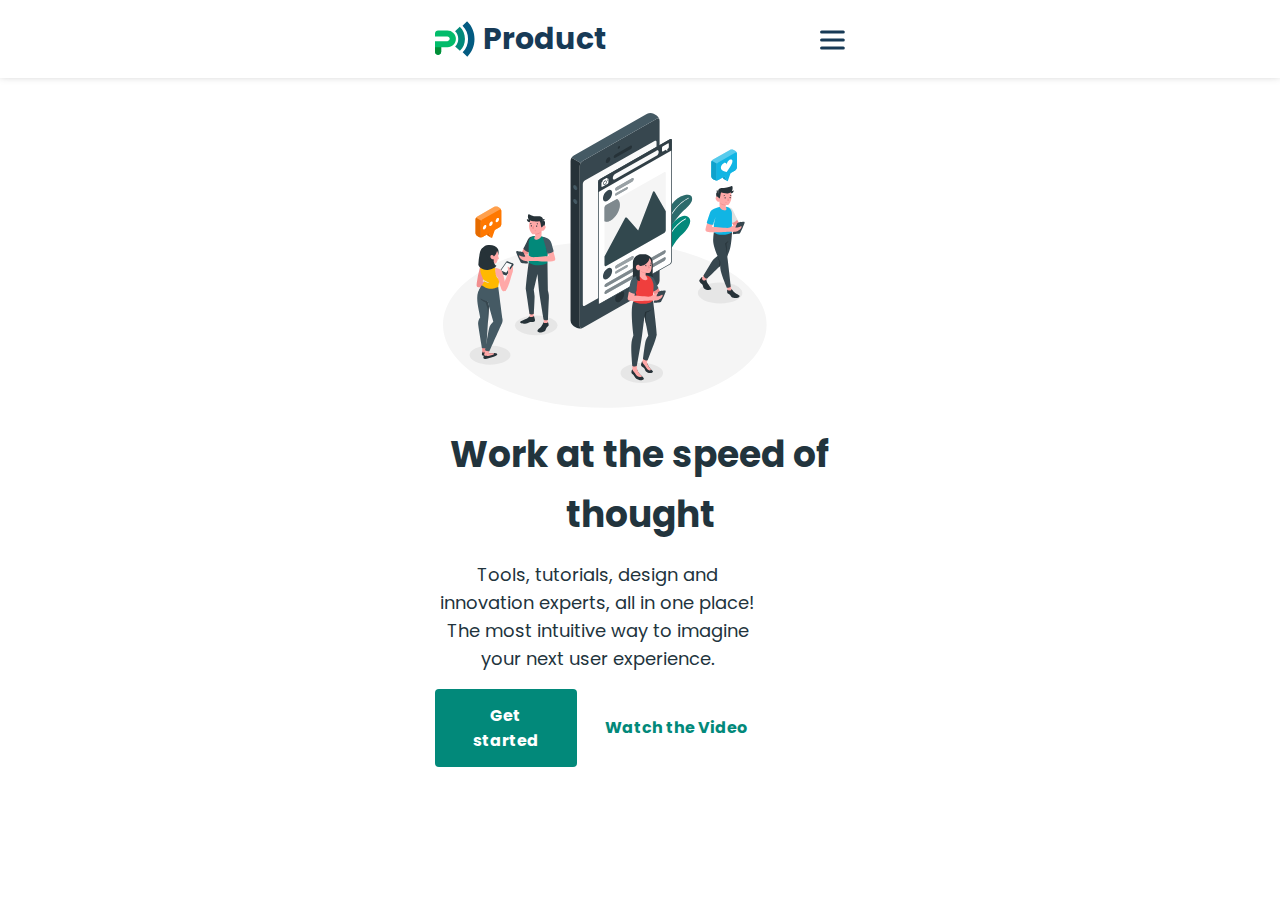
<file: index.html>
<!DOCTYPE html>
<html lang="en">
  <head>
    <meta charset="UTF-8" />
    <meta name="viewport" content="width=device-width, initial-scale=1.0" />
    <title>Document</title>
    <link rel="stylesheet" href="css/styles.css" />
  </head>
  <body>
    <header>
      <div class="container">
        <a href="./index.html" class="logo">
          <svg class="icon" width="40" height="36">
            <use href="./images/icons.svg#icon-logo"></use>
          </svg>
          Product
        </a>
        <nav>
          <ul>
            <li><a href="./index.html">Product</a></li>
            <li><a href="./pricing.html">Pricing</a></li>
            <li><a href="./customers.html">Customers</a></li>
            <li><a href="">Resources</a></li>
          </ul>
        </nav>
        <ul class="buttons">
          <li><button type="button">Sign In</button></li>
          <li><button type="button">Sign Up</button></li>
        </ul>
        <a href="#" class="menu" aria-label="Open menu overlay">
          <svg class="icon" width="28" height="31">
            <path
              fill="none"
              stroke="#173a56"
              style="stroke: var(--color1, #173a56)"
              stroke-linejoin="round"
              stroke-linecap="round"
              stroke-miterlimit="4"
              stroke-width="3.0968"
              d="M3.613 16h21.677"
            ></path>
            <path
              fill="none"
              stroke="#173a56"
              style="stroke: var(--color1, #173a56)"
              stroke-linejoin="round"
              stroke-linecap="round"
              stroke-miterlimit="4"
              stroke-width="3.0968"
              d="M3.613 8h21.677"
            ></path>
            <path
              fill="none"
              stroke="#173a56"
              style="stroke: var(--color1, #173a56)"
              stroke-linejoin="round"
              stroke-linecap="round"
              stroke-miterlimit="4"
              stroke-width="3.0968"
              d="M3.613 24h21.677"
            ></path>
          </svg>
        </a>
      </div>
    </header>
    <main>
      <section class="hero">
        <div class="container">
          <ul class="content">
            <h1>Work at the speed of thought</h1>
            <p>
              Tools, tutorials, design and innovation experts, all in one place!
              The most intuitive way to imagine your next user experience.
            </p>
            <ul>
              <li>
                <button type="button" class="btn">Get started</button>
                <button type="button" class="btn">Watch the Video</button>
              </li>
            </ul>
          </ul>
          <svg class="image" width="610" height="555">
            <use href="./images/icons.svg#icon-hero"></use>
          </svg>
        </div>
      </section>
      <!-- <section class="advantages">
        <div class="container">
          <h2>Product was Built Specifically for You</h2>
          <ul>
            <li>
              <svg class="icon" width="54" height="54">
                <use href="./images/icons.svg#icon-cursor"></use>
              </svg>
              <h3>First click tests</h3>
              <p>While most people enjoy casino gambling,</p>
            </li>
            <li>
              <svg class="icon" width="54" height="54">
                <use href="./images/icons.svg#icon-design-surveys"></use>
              </svg>
              <h3>Design surveys</h3>
              <p>Sports betting, lottery and bingo playing for the fun</p>
            </li>
            <li>
              <svg class="icon" width="54" height="54">
                <use href="./images/icons.svg#icon-heart"></use>
              </svg>
              <h3>Preference tests</h3>
              <p>The Myspace page defines the individual.</p>
            </li>
            <li>
              <svg class="icon" width="54" height="54">
                <use href="./images/icons.svg#icon-time"></use>
              </svg>
              <h3>Five second tests</h3>
              <p>Personal choices and the overall personality of the person.</p>
            </li>
          </ul>
          <button type="button">sign up now</button>
        </div>
      </section>
      <section class="managment">
        <div class="container">
          <ul>
            <li>
              <h3>
                Effortless Validation for
                <span>Management</span>
              </h3>
              <p>
                The Myspace page defines the individual, his or her
                characteristics, traits, personal choices and the overall
                personality of the person.
              </p>
            </li>
            <li>
              <h3>Accessory makers</h3>
              <p>
                While most people enjoy casino gambling, sports betting, lottery
                and bingo playing for the fun
              </p>
            </li>
            <li>
              <h3>Alterationists</h3>
              <p>
                If you are looking for a new way to promote your business that
                won’t cost you more money,
              </p>
            </li>
          </ul>
          <svg class="image" width="540" height="500">
            <use href="./images/icons.svg#icon-management"></use>
          </svg>
        </div>
      </section>
      <section class="customer-support">
        <div class="container">
          <ul>
            <li>
              <h3>
                Easier decision making for
                <span>Customer Support</span>
              </h3>
              <p>
                The Myspace page defines the individual, his or her
                characteristics, traits, personal choices and the overall
                personality of the person.
              </p>
            </li>
            <li>
              <svg class="icon" width="16" height="12">
                <use href="./images/icons.svg#icon-tick"></use>
              </svg>
              <p>Never worry about overpaying for your energy again.</p>
            </li>
            <li>
              <svg class="icon" width="16" height="12">
                <use href="./images/icons.svg#icon-tick"></use>
              </svg>
              <p>
                We will only switch you to energy companies that we trust and
                will treat you right
              </p>
            </li>
            <li>
              <svg class="icon" width="16" height="12">
                <use href="./images/icons.svg#icon-tick"></use>
              </svg>
              <p>We track the markets daily and know where the savings are.</p>
            </li>
          </ul>
          <svg class="image" width="540" height="500">
            <use href="./images/icons.svg#icon-support-img"></use>
          </svg>
        </div>
      </section>
      <section class="collaborative">
        <div class="container">
          <ul>
            <li>
              <h3>
                Optimisation for
                <span>Collaborative</span>
              </h3>
              <p>
                Few would argue that, despite the advancements of feminism over
                the past three decades, women still face a double standard when
                it comes to their behavior.
              </p>
            </li>
            <li>
              <h3>Accessory makers</h3>
              <p>
                While most people enjoy casino gambling, sports betting, lottery
                and bingo playing for the fun
              </p>
            </li>
            <li>
              <h3>Alterationists</h3>
              <p>
                If you are looking for a new way to promote your business that
                won’t cost you more money,
              </p>
            </li>
          </ul>
          <svg class="image" width="540" height="500">
            <use href="./images/icons.svg#icon-collaboration-img"></use>
          </svg>
        </div>
      </section>
      <section class="process">
        <div class="container">
          <h2>Quick & Easy Process</h2>
          <p>
            Do you require some help for your project: Conception workshop,
            prototyping, marketing strategy, landing page, Ux/UI?
          </p>
          <ul>
            <li>
              <picture>
                <source
                  type="image/webp"
                  media="(min-width: 1158px)"
                  srcset="
                    ./images/review-1.webp    1x,
                    ./images/review-1@2x.webp 2x
                  "
                />
                <source
                  type="image/webp"
                  media="(max-width: 767px)"
                  srcset="
                    ./images/review-1-mobile.webp    1x,
                    ./images/review-1-mobile@2x.webp 2x
                  "
                />
                <source
                  media="(min-width: 1158px)"
                  srcset="./images/review-1.png 1x, ./images/review-1@2x.png 2x"
                />
                <source
                  media="(max-width: 767px)"
                  srcset="
                    ./images/review-1-mobile.png    1x,
                    ./images/review-1-mobile@2x.png 2x
                  "
                />
                <img src="./images/review-1-mobile.png" alt="review-1 Image" />
              </picture>
              <p>I can take care of your pitch</p>
            </li>
            <li>
              <picture>
                <source
                  type="image/webp"
                  media="(min-width: 1158px)"
                  srcset="
                    ./images/review-2.webp    1x,
                    ./images/review-2@2x.webp 2x
                  "
                />
                <source
                  type="image/webp"
                  media="(max-width: 767px)"
                  srcset="
                    ./images/review-2-mobile.webp    1x,
                    ./images/review-2-mobile@2x.webp 2x
                  "
                />
                <source
                  media="(min-width: 1158px)"
                  srcset="./images/review-2.png 1x, ./images/review-2@2x.png 2x"
                />
                <source
                  media="(max-width: 767px)"
                  srcset="
                    ./images/review-2-mobile.png    1x,
                    ./images/review-2-mobile@2x.png 2x
                  "
                />
                <img src="./images/review-2-mobile.png" alt="review-2 Image" />
              </picture>
              <p>I can take care of your pitch</p>
            </li>
            <li>
              <picture>
                <source
                  type="image/webp"
                  media="(min-width: 1158px)"
                  srcset="
                    ./images/review-3.webp    1x,
                    ./images/review-3@2x.webp 2x
                  "
                />
                <source
                  type="image/webp"
                  media="(max-width: 767px)"
                  srcset="
                    ./images/review-3-mobile.webp    1x,
                    ./images/review-3-mobile@2x.webp 2x
                  "
                />
                <source
                  media="(min-width: 1158px)"
                  srcset="./images/review-3.png 1x, ./images/review-3@2x.png 2x"
                />
                <source
                  media="(max-width: 767px)"
                  srcset="
                    ./images/review-3-mobile.png    1x,
                    ./images/review-3-mobile@2x.png 2x
                  "
                />
                <img src="./images/review-3-mobile.png" alt="review-3 Image" />
              </picture>
              <p>I can take care of your pitch</p>
            </li>
            <li>
              <picture>
                <source
                  type="image/webp"
                  media="(min-width: 1158px)"
                  srcset="
                    ./images/review-4.webp    1x,
                    ./images/review-4@2x.webp 2x
                  "
                />
                <source
                  type="image/webp"
                  media="(max-width: 767px)"
                  srcset="
                    ./images/review-4-mobile.webp    1x,
                    ./images/review-4-mobile@2x.webp 2x
                  "
                />
                <source
                  media="(min-width: 1158px)"
                  srcset="./images/review-4.png 1x, ./images/review-4@2x.png 2x"
                />
                <source
                  media="(max-width: 767px)"
                  srcset="
                    ./images/review-4-mobile.png    1x,
                    ./images/review-4-mobile@2x.png 2x
                  "
                />
                <img src="./images/review-4-mobile.png" alt="review-4 Image" />
              </picture>
              <p>I can take care of your pitch</p>
            </li>
          </ul>
          <button type="button">Contact our expert</button>
        </div>
      </section>
      <section class="strategies">
        <div class="container">
          <h2>Contents Strategies</h2>
          <p>
            We focus on ergonomics and meeting you where you work. It's only a
            keystroke away.
          </p>
          <ul>
            <li>
              <picture>
                <source
                  type="image/webp"
                  media="(min-width: 1158px)"
                  srcset="
                    ./images/strategy-1.webp    1x,
                    ./images/strategy-1@2x.webp 2x
                  "
                />
                <source
                  type="image/webp"
                  media="(max-width: 767px)"
                  srcset="
                    ./images/strategy-1-mobile.webp    1x,
                    ./images/strategy-1-mobile@2x.webp 2x
                  "
                />
                <source
                  media="(min-width: 1158px)"
                  srcset="
                    ./images/strategy-1.png    1x,
                    ./images/strategy-1@2x.png 2x
                  "
                />
                <source
                  media="(max-width: 767px)"
                  srcset="
                    ./images/strategy-1-mobile.png    1x,
                    ./images/strategy-1-mobile@2x.png 2x
                  "
                />
                <img
                  src="./images/strategy-1-mobile.png"
                  alt="strategy-1 Image"
                />
              </picture>
              <p>
                By
                <span>Wahid Ari |</span>
                03 March 2019
              </p>
              <h3>
                We focus on ergonomics and meeting you where you work. It's only
                a keystroke away.
              </h3>
            </li>
            <li>
              <picture>
                <source
                  type="image/webp"
                  media="(min-width: 1158px)"
                  srcset="
                    ./images/strategy-2.webp    1x,
                    ./images/strategy-2@2x.webp 2x
                  "
                />
                <source
                  type="image/webp"
                  media="(max-width: 767px)"
                  srcset="
                    ./images/strategy-2-mobile.webp    1x,
                    ./images/strategy-2-mobile@2x.webp 2x
                  "
                />
                <source
                  media="(min-width: 1158px)"
                  srcset="
                    ./images/strategy-2.png    1x,
                    ./images/strategy-2@2x.png 2x
                  "
                />
                <source
                  media="(max-width: 767px)"
                  srcset="
                    ./images/strategy-2-mobile.png    1x,
                    ./images/strategy-2-mobile@2x.png 2x
                  "
                />
                <img
                  src="./images/strategy-2-mobile.png"
                  alt="strategy-2 Image"
                />
              </picture>
              <p>
                By
                <span>Wahid Ari |</span>
                03 March 2019
              </p>
              <h3>Motivation Is The First Step To Success</h3>
            </li>
            <li>
              <picture>
                <source
                  type="image/webp"
                  media="(min-width: 1158px)"
                  srcset="
                    ./images/strategy-3.webp    1x,
                    ./images/strategy-3@2x.webp 2x
                  "
                />
                <source
                  type="image/webp"
                  media="(max-width: 767px)"
                  srcset="
                    ./images/strategy-3-mobile.webp    1x,
                    ./images/strategy-3-mobile@2x.webp 2x
                  "
                />
                <source
                  media="(min-width: 1158px)"
                  srcset="
                    ./images/strategy-3.png    1x,
                    ./images/strategy-3@2x.png 2x
                  "
                />
                <source
                  media="(max-width: 767px)"
                  srcset="
                    ./images/strategy-3-mobile.png    1x,
                    ./images/strategy-3-mobile@2x.png 2x
                  "
                />
                <img
                  src="./images/strategy-3-mobile.png"
                  alt="strategy-3 Image"
                />
              </picture>
              <p>
                By
                <span>Wahid Ari |</span>
                03 March 2019
              </p>
              <h3>Success Steps For Your Personal Or Business</h3>
            </li>
          </ul>
        </div>
      </section>
      <section class="price">
        <div class="container">
          <h2>Price Table</h2>
          <p>We offer competitive price</p>
          <ul>
            <li>
              <h3>Free</h3>
              <p>Brief price description</p>
              <div class="price">
                <p>0</p>
                <div class="text">
                  <p>$</p>
                  <p>Per / month</p>
                </div>
              </div>
              <ul>
                <li>Only 2 Operators</li>
                <li>Notifications</li>
                <li>Landing Pages</li>
              </ul>
              <button type="button">Order Now</button>
            </li>
            <li>
              <h3>Standard</h3>
              <p>Brief price description</p>
              <div class="price">
                <p>5</p>
                <div class="text">
                  <p>$</p>
                  <p>Per / month</p>
                </div>
              </div>
              <ul>
                <li>5+ Operators</li>
                <li>Notifications</li>
                <li>Landing Pages</li>
              </ul>
              <button type="button">Order Now</button>
            </li>
            <li>
              <h3>Premium</h3>
              <p>Brief price description</p>
              <div class="price">
                <p>10</p>
                <div class="text">
                  <p>$</p>
                  <p>Per / month</p>
                </div>
              </div>
              <ul>
                <li>10+ Operators</li>
                <li>Notifications</li>
                <li>Landing Pages</li>
              </ul>
              <button type="button">Order Now</button>
            </li>
          </ul>
        </div>
      </section>
      <section class="clients">
        <div class="container">
          <h2>What Clients Say</h2>
          <p>
            Problems trying to resolve the conflict between the two major realms
            of Classical physics: Newtonian mechanics
          </p>
          <ul>
            <li>
              <ul class="stars">
                <li>
                  <svg class="icon" width="18" height="18">
                    <use href="./images/icons.svg#icon-filled-star"></use>
                  </svg>
                </li>
                <li>
                  <svg class="icon" width="18" height="18">
                    <use href="./images/icons.svg#icon-filled-star"></use>
                  </svg>
                </li>
                <li>
                  <svg class="icon" width="18" height="18">
                    <use href="./images/icons.svg#icon-filled-star"></use>
                  </svg>
                </li>
                <li>
                  <svg class="icon" width="18" height="18">
                    <use href="./images/icons.svg#icon-filled-star"></use>
                  </svg>
                </li>
                <li>
                  <svg class="icon" width="18" height="18">
                    <use href="./images/icons.svg#icon-star"></use>
                  </svg>
                </li>
              </ul>
              <p>
                Product helps you see how many more days you need to work to
                reach your financial goal.
              </p>
              <div class="reviewer">
                <picture>
                  <source
                    type="image/webp"
                    media="(min-width: 1158px)"
                    srcset="
                      ./images/reviewer-1.webp    1x,
                      ./images/reviewer-1@2x.webp 2x
                    "
                  />
                  <source
                    type="image/webp"
                    media="(max-width: 767px)"
                    srcset="
                      ./images/reviewer-1-mobile.webp    1x,
                      ./images/reviewer-1-mobile@2x.webp 2x
                    "
                  />
                  <source
                    media="(min-width: 1158px)"
                    srcset="
                      ./images/reviewer-1.png    1x,
                      ./images/reviewer-1@2x.png 2x
                    "
                  />
                  <source
                    media="(max-width: 767px)"
                    srcset="
                      ./images/reviewer-1-mobile.png    1x,
                      ./images/reviewer-1-mobile@2x.png 2x
                    "
                  />
                  <img
                    src="./images/reviewer-1-mobile.png"
                    alt="reviewer-1 Image"
                  />
                </picture>
                <h3>Wahid Ari</h3>
                <p>Designer</p>
              </div>
            </li>
            <li>
              <ul class="stars">
                <li>
                  <svg class="icon" width="18" height="18">
                    <use href="./images/icons.svg#icon-filled-star"></use>
                  </svg>
                </li>
                <li>
                  <svg class="icon" width="18" height="18">
                    <use href="./images/icons.svg#icon-filled-star"></use>
                  </svg>
                </li>
                <li>
                  <svg class="icon" width="18" height="18">
                    <use href="./images/icons.svg#icon-filled-star"></use>
                  </svg>
                </li>
                <li>
                  <svg class="icon" width="18" height="18">
                    <use href="./images/icons.svg#icon-filled-star"></use>
                  </svg>
                </li>
                <li>
                  <svg class="icon" width="18" height="18">
                    <use href="./images/icons.svg#icon-star"></use>
                  </svg>
                </li>
              </ul>
              <p>
                Product helps you see how many more days you need to work to
                reach your financial goal.
              </p>
              <div class="reviewer">
                <picture>
                  <source
                    type="image/webp"
                    media="(min-width: 1158px)"
                    srcset="
                      ./images/reviewer-2.webp    1x,
                      ./images/reviewer-2@2x.webp 2x
                    "
                  />
                  <source
                    type="image/webp"
                    media="(max-width: 767px)"
                    srcset="
                      ./images/reviewer-2-mobile.webp    1x,
                      ./images/reviewer-2-mobile@2x.webp 2x
                    "
                  />
                  <source
                    media="(min-width: 1158px)"
                    srcset="
                      ./images/reviewer-2.png    1x,
                      ./images/reviewer-2@2x.png 2x
                    "
                  />
                  <source
                    media="(max-width: 767px)"
                    srcset="
                      ./images/reviewer-2-mobile.png    1x,
                      ./images/reviewer-2-mobile@2x.png 2x
                    "
                  />
                  <img
                    src="./images/reviewer-2-mobile.png"
                    alt="reviewer-2 Image"
                  />
                </picture>
                <h3>Wahid Ari</h3>
                <p>Designer</p>
              </div>
            </li>
            <li>
              <ul class="stars">
                <li>
                  <svg class="icon" width="18" height="18">
                    <use href="./images/icons.svg#icon-filled-star"></use>
                  </svg>
                </li>
                <li>
                  <svg class="icon" width="18" height="18">
                    <use href="./images/icons.svg#icon-filled-star"></use>
                  </svg>
                </li>
                <li>
                  <svg class="icon" width="18" height="18">
                    <use href="./images/icons.svg#icon-filled-star"></use>
                  </svg>
                </li>
                <li>
                  <svg class="icon" width="18" height="18">
                    <use href="./images/icons.svg#icon-filled-star"></use>
                  </svg>
                </li>
                <li>
                  <svg class="icon" width="18" height="18">
                    <use href="./images/icons.svg#icon-star"></use>
                  </svg>
                </li>
              </ul>
              <p>
                Product helps you see how many more days you need to work to
                reach your financial goal.
              </p>
              <div class="reviewer">
                <picture>
                  <source
                    type="image/webp"
                    media="(min-width: 1158px)"
                    srcset="
                      ./images/reviewer-3.webp    1x,
                      ./images/reviewer-3@2x.webp 2x
                    "
                  />
                  <source
                    type="image/webp"
                    media="(max-width: 767px)"
                    srcset="
                      ./images/reviewer-3-mobile.webp    1x,
                      ./images/reviewer-3-mobile@2x.webp 2x
                    "
                  />
                  <source
                    media="(min-width: 1158px)"
                    srcset="
                      ./images/reviewer-3.png    1x,
                      ./images/reviewer-3@2x.png 2x
                    "
                  />
                  <source
                    media="(max-width: 767px)"
                    srcset="
                      ./images/reviewer-3-mobile.png    1x,
                      ./images/reviewer-3-mobile@2x.png 2x
                    "
                  />
                  <img
                    src="./images/reviewer-3-mobile.png"
                    alt="reviewer-3 Image"
                  />
                </picture>
                <h3>Wahid Ari</h3>
                <p>Designer</p>
              </div>
            </li>
          </ul>
        </div>
      </section>
      <section class="boost">
        <div class="container">
          <h2>Join 100 Compannies who boost their business with Product</h2>
          <button type="button">Get This</button>
          <picture>
            <source
              type="image/webp"
              media="(min-width: 1158px)"
              srcset="./images/boost.webp 1x, ./images/boost@2x.webp 2x"
            />
            <source
              type="image/webp"
              media="(max-width: 767px)"
              srcset="
                ./images/boost-mobile.webp    1x,
                ./images/boost-mobile@2x.webp 2x
              "
            />
            <source
              media="(min-width: 1158px)"
              srcset="./images/boost.png 1x, ./images/boost@2x.png 2x"
            />
            <source
              media="(max-width: 767px)"
              srcset="
                ./images/boost-mobile.png    1x,
                ./images/boost-mobile@2x.png 2x
              "
            />
            <img src="./images/boost-mobile.png" alt="boost Image" />
          </picture>
        </div>
      </section> -->
    </main>
    <!-- <footer>
      <div class="container">
        <div class="blocks">
          <div class="socials">
            <a href="./index.html" class="logo">
              <svg class="icon" width="40" height="36">
                <use href="./images/icons.svg#icon-logo"></use>
              </svg>
              Product
            </a>
            <ul>
              <li>
                <svg class="icon" width="24" height="24">
                  <use href="./images/icons.svg#icon-instagram"></use>
                </svg>
              </li>
              <li>
                <svg class="icon" width="24" height="24">
                  <use href="./images/icons.svg#icon-facebook"></use>
                </svg>
              </li>
              <li>
                <svg class="icon" width="24" height="24">
                  <use href="./images/icons.svg#icon-twitter"></use>
                </svg>
              </li>
            </ul>
          </div>
          <div class="navigations">
            <nav>
              <p>Resource</p>
              <ul>
                <li><a href="#">About Us</a></li>
                <li><a href="#">Blog</a></li>
                <li><a href="#">Contact</a></li>
                <li><a href="#">FAQ</a></li>
              </ul>
            </nav>
            <nav>
              <p>Legal Stuff</p>
              <ul>
                <li><a href="#">Disclaimer</a></li>
                <li><a href="#">Financing</a></li>
                <li><a href="#">Privacy Policy</a></li>
              </ul>
            </nav>
          </div>
          <div class="sing-up">
            <p>knowing you're always on the best energy deal.</p>
            <form action="/sign-up">
              <label for="phone">
                <svg class="icon" width="18" height="28">
                  <use href="./images/icons.svg#icon-mobile-screen"></use>
                </svg>
                <input
                  type="tel"
                  name="phone"
                  id="phone"
                  placeholder="Enter your phone number"
                />
              </label>
              <button type="button">Sign up Now</button>
            </form>
          </div>
        </div>
        <p class="copyright">Made With Love By Figmaland All Right Reserved</p>
      </div>
    </footer> -->
  </body>
</html>
</file>
<file: css/styles.css>
@font-face{font-family:"Inter";font-weight:500;font-style:normal;font-display:swap;src:url("../fonts/Inter-Medium.woff2")}@font-face{font-family:"Inter";font-weight:700;font-style:normal;font-display:swap;src:url("../fonts/Inter-Bold.woff2")}@font-face{font-family:"Poppins";font-weight:400;font-style:normal;font-display:swap;src:url("../fonts/Poppins-Regular.woff2")}@font-face{font-family:"Poppins";font-weight:500;font-style:normal;font-display:swap;src:url("../fonts/Poppins-Medium.woff2")}@font-face{font-family:"Poppins";font-weight:600;font-style:normal;font-display:swap;src:url("../fonts/Poppins-SemiBold.woff2")}@font-face{font-family:"Poppins";font-weight:700;font-style:normal;font-display:swap;src:url("../fonts/Poppins-Bold.woff2")}@font-face{font-family:"Montserrat";font-weight:400;font-style:normal;font-display:swap;src:url("../fonts/Montserrat-Regular.woff2")}@font-face{font-family:"Montserrat";font-weight:500;font-style:normal;font-display:swap;src:url("../fonts/Montserrat-Medium.woff2")}@font-face{font-family:"Montserrat";font-weight:600;font-style:normal;font-display:swap;src:url("../fonts/Montserrat-SemiBold.woff2")}@font-face{font-family:"Montserrat";font-weight:700;font-style:normal;font-display:swap;src:url("../fonts/Montserrat-Bold.woff2")}@font-face{font-family:"Roboto";font-weight:400;font-style:normal;font-display:swap;src:url("../fonts/Roboto-Regular.woff2")}@font-face{font-family:"Roboto";font-weight:500;font-style:normal;font-display:swap;src:url("../fonts/Roboto-Medium.woff2")}@font-face{font-family:"Roboto";font-weight:600;font-style:normal;font-display:swap;src:url("../fonts/Roboto-SemiBold.woff2")}@font-face{font-family:"Roboto";font-weight:700;font-style:normal;font-display:swap;src:url("../fonts/Roboto-Bold.woff2")}ul{list-style:none}input,button,textarea{outline:none;border:0}a{text-decoration:none}textarea{resize:none}img{display:block;-o-object-fit:cover;object-fit:cover}address{font-style:normal}*,::after,::before{margin:0;padding:0;font-family:"Poppins",sans-serif}.container{max-width:411px;padding:0 31px;margin:0 auto}body{color:#22343d;background:#fff}.section{padding-top:100px}.btn{max-width:142px;padding:14px 24px;font-size:16px;font-weight:700;color:#fff;border-radius:4px;background:#02897a}header{padding:21px;box-shadow:0 -2px 8px 0 rgba(0,0,0,.25)}header .logo{display:flex;justify-content:center;align-items:center;gap:8px;font-size:30px;font-weight:700;line-height:1.0714285714;color:#173a56}header .container{display:flex;justify-content:space-between;align-items:center;padding:0}header nav,header ul{display:none}header .menu{display:flex;justify-content:center;align-items:center}.hero{padding-top:29px}.hero .container{display:flex;flex-direction:column-reverse;gap:10px;padding:0 21px}.hero svg{max-width:338px;height:auto}.hero h1{font-size:36px;font-weight:700;line-height:1.6666666667;text-align:center}.hero p{max-width:326px;font-size:18px;line-height:1.5555555556;text-align:center}.hero .content{display:flex;flex-direction:column;gap:16px}.hero .content ul li{display:flex;align-items:center;gap:28px}.hero .btn:nth-child(2){display:flex;justify-content:center;align-items:center;gap:8px;max-width:unset;padding:15px 0;color:#02897a;background:rgba(0,0,0,0)}/*# sourceMappingURL=styles.css.map */
</file>
